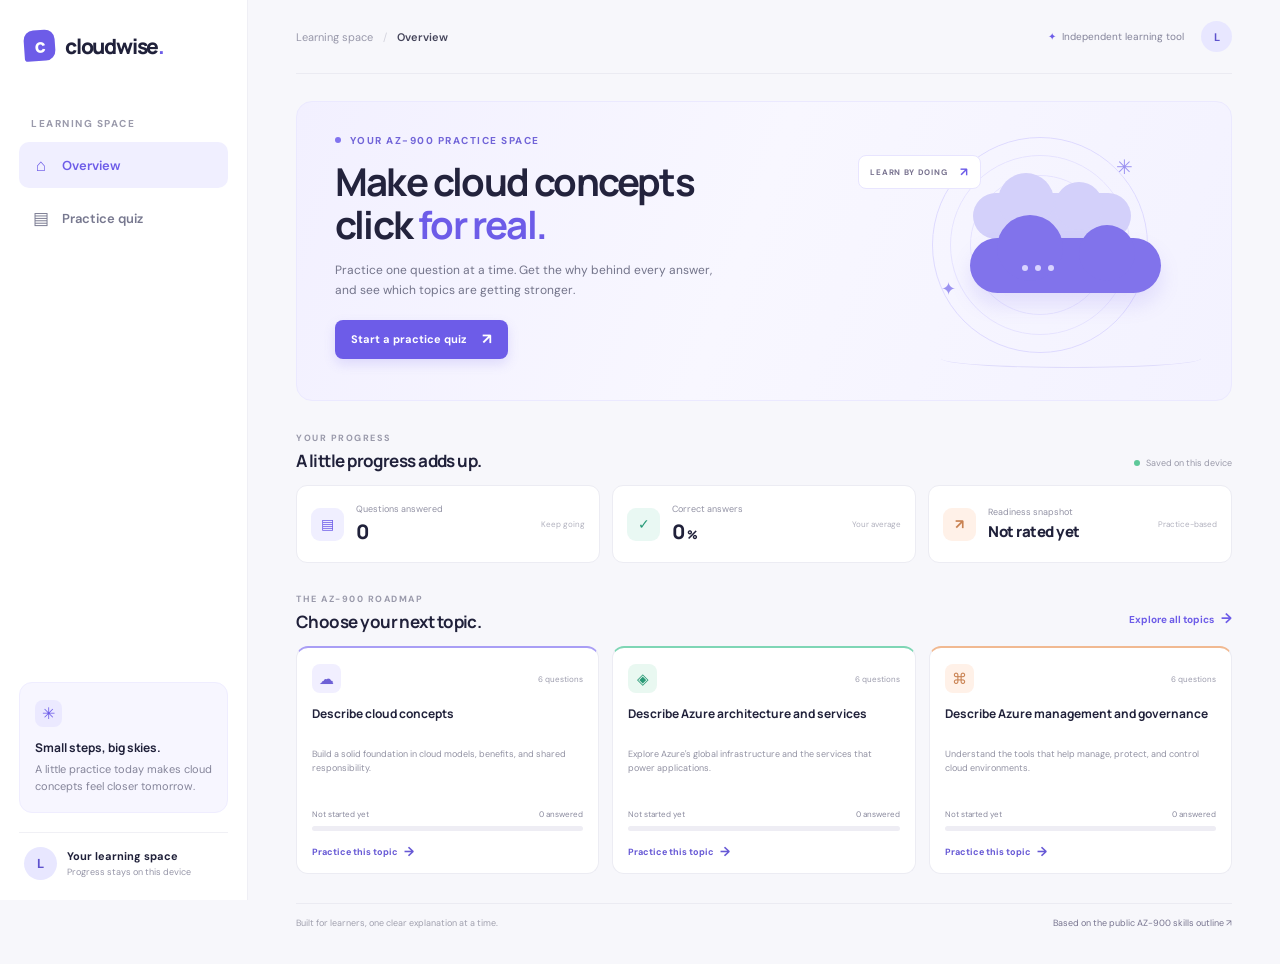
<file: index.html>
<!doctype html>
<html lang="en">
  <head>
    <meta charset="UTF-8" />
    <meta name="viewport" content="width=device-width, initial-scale=1.0" />
    <meta name="theme-color" content="#f6f7fb" />
    <meta
      name="description"
      content="Practice original AZ-900-style questions with instant explanations and topic-by-topic progress."
    />
    <title>Cloudwise — AZ-900 practice, made clearer</title>
    <link rel="preconnect" href="https://fonts.googleapis.com" />
    <link rel="preconnect" href="https://fonts.gstatic.com" crossorigin />
    <link
      href="https://fonts.googleapis.com/css2?family=DM+Sans:wght@400;500;600;700&family=Manrope:wght@400;500;600;700;800&display=swap"
      rel="stylesheet"
    />
    <link rel="stylesheet" href="styles.css" />
    <script src="questions.js" defer></script>
    <script src="app.js" defer></script>
  </head>
  <body>
    <div class="app-shell">
      <aside class="sidebar" aria-label="Main navigation">
        <a class="brand" href="#" aria-label="Cloudwise home">
          <span class="brand-mark" aria-hidden="true">c</span>
          <span>cloudwise<span class="brand-period">.</span></span>
        </a>
        <p class="nav-caption">LEARNING SPACE</p>
        <nav class="primary-nav">
          <button class="nav-item active" data-view="overview" type="button">
            <span class="nav-icon" aria-hidden="true">⌂</span> Overview
          </button>
          <button class="nav-item" data-view="practice" type="button">
            <span class="nav-icon" aria-hidden="true">▤</span> Practice quiz
          </button>
        </nav>
        <div class="sidebar-note">
          <span class="note-spark" aria-hidden="true">✳</span>
          <p class="note-title">Small steps, big skies.</p>
          <p class="note-copy">A little practice today makes cloud concepts feel closer tomorrow.</p>
        </div>
        <div class="sidebar-bottom">
          <span class="avatar" aria-hidden="true">L</span>
          <span><strong>Your learning space</strong><small>Progress stays on this device</small></span>
        </div>
      </aside>

      <main class="main-content">
        <header class="topbar">
          <div class="breadcrumb"><span>Learning space</span><span class="breadcrumb-slash">/</span><strong id="breadcrumb-current">Overview</strong></div>
          <div class="topbar-right">
            <span class="unofficial-label"><span aria-hidden="true">✦</span> Independent learning tool</span>
            <span class="top-avatar" aria-hidden="true">L</span>
          </div>
        </header>

        <section id="overview-view" class="view">
          <section class="welcome-hero">
            <div class="hero-copy">
              <p class="eyebrow"><span class="eyebrow-dot"></span> YOUR AZ-900 PRACTICE SPACE</p>
              <h1>Make cloud concepts<br />click <span class="headline-accent">for real.</span></h1>
              <p class="hero-description">Practice one question at a time. Get the why behind every answer, and see which topics are getting stronger.</p>
              <button class="button button-primary" data-action="start-quiz" type="button">
                Start a practice quiz <span aria-hidden="true">↗</span>
              </button>
            </div>
            <div class="hero-art" aria-hidden="true">
              <div class="sun-orbit"></div>
              <div class="cloud cloud-back"></div>
              <div class="cloud cloud-front"><span class="cloud-dot"></span></div>
              <div class="hero-spark spark-one">✳</div>
              <div class="hero-spark spark-two">✦</div>
              <div class="hero-pill">LEARN BY DOING <span>↗</span></div>
              <div class="hero-floor"></div>
            </div>
          </section>

          <section class="section-heading stats-heading">
            <div><p class="eyebrow muted-eyebrow">YOUR PROGRESS</p><h2>A little progress adds up.</h2></div>
            <span id="progress-saved" class="saved-indicator"><span></span> Saved on this device</span>
          </section>
          <section class="stats-grid" aria-label="Learning progress">
            <article class="stat-card">
              <div class="stat-icon violet-icon" aria-hidden="true">▤</div>
              <div><p class="stat-label">Questions answered</p><p class="stat-value" id="stat-answered">0</p></div>
              <span class="stat-aside">Keep going</span>
            </article>
            <article class="stat-card">
              <div class="stat-icon mint-icon" aria-hidden="true">✓</div>
              <div><p class="stat-label">Correct answers</p><p class="stat-value" id="stat-correct">0<span class="stat-unit">%</span></p></div>
              <span class="stat-aside">Your average</span>
            </article>
            <article class="stat-card readiness-card">
              <div class="stat-icon peach-icon" aria-hidden="true">↗</div>
              <div><p class="stat-label">Readiness snapshot</p><p class="stat-value readiness-value" id="stat-readiness">Not rated yet</p></div>
              <span class="stat-aside">Practice-based</span>
            </article>
          </section>

          <section class="topics-section">
            <div class="section-heading">
              <div><p class="eyebrow muted-eyebrow">THE AZ-900 ROADMAP</p><h2>Choose your next topic.</h2></div>
              <button class="text-button" data-action="all-topics" type="button">Explore all topics <span aria-hidden="true">→</span></button>
            </div>
            <div id="topic-grid" class="topic-grid"></div>
          </section>
          <footer class="site-footer">
            <span>Built for learners, one clear explanation at a time.</span>
            <a href="https://learn.microsoft.com/en-us/credentials/certifications/azure-fundamentals/" target="_blank" rel="noreferrer">Based on the public AZ-900 skills outline ↗</a>
          </footer>
        </section>

        <section id="practice-view" class="view hidden">
          <div class="practice-intro">
            <p class="eyebrow"><span class="eyebrow-dot"></span> YOUR PRACTICE SPACE</p>
            <h1>Every answer is a<br /><span class="headline-accent">chance to learn.</span></h1>
            <p>Choose a topic, think it through, and get a clear explanation right away.</p>
          </div>
          <section id="quiz-setup" class="quiz-setup panel">
            <div class="setup-heading">
              <div><p class="eyebrow muted-eyebrow">MAKE IT YOURS</p><h2>Set up a practice round</h2></div>
              <span class="setup-deco" aria-hidden="true">✳</span>
            </div>
            <div class="setup-fields">
              <label class="field-group">Choose a topic
                <select id="topic-select">
                  <option value="all">All AZ-900 topics</option>
                </select>
              </label>
              <label class="field-group">Questions in this round
                <select id="question-count">
                  <option value="5">5 questions · Quick check</option>
                  <option value="10">10 questions · Deep dive</option>
                  <option value="18">All available · Full practice</option>
                </select>
              </label>
            </div>
            <div class="setup-footer">
              <p><span class="setup-check">✓</span> Original questions · Explanations after every answer</p>
              <button class="button button-primary" data-action="begin-round" type="button">Begin practice <span aria-hidden="true">↗</span></button>
            </div>
          </section>

          <section id="quiz-panel" class="quiz-panel panel hidden" aria-live="polite">
            <div class="quiz-topline">
              <span id="quiz-topic-label" class="topic-chip">Cloud concepts</span>
              <button class="exit-quiz" data-action="exit-quiz" type="button">End practice <span aria-hidden="true">×</span></button>
            </div>
            <div class="quiz-progress-row"><span id="quiz-progress-label">Question 1 of 5</span><span id="quiz-progress-percent">20%</span></div>
            <div class="progress-track"><span id="quiz-progress-bar"></span></div>
            <p id="question-prompt" class="question-prompt"></p>
            <div id="answer-options" class="answer-options"></div>
            <div id="answer-feedback" class="answer-feedback hidden" role="status"></div>
            <div class="quiz-actions"><span id="answer-hint">Choose the best answer to see why.</span><button id="next-question" class="button button-primary hidden" data-action="next-question" type="button">Next question <span aria-hidden="true">→</span></button></div>
          </section>

          <section id="quiz-results" class="results-panel panel hidden" aria-live="polite">
            <div class="results-confetti" aria-hidden="true">✳</div>
            <p class="eyebrow muted-eyebrow">ROUND COMPLETE</p>
            <h2 id="results-title">Nice work. You showed up.</h2>
            <p id="results-summary" class="results-summary"></p>
            <div class="results-score"><strong id="results-score">0%</strong><span>round score</span></div>
            <div id="results-topic-summary" class="results-topic-summary"></div>
            <div class="results-actions">
              <button class="button button-primary" data-action="retry-round" type="button">Try another round <span aria-hidden="true">↗</span></button>
              <button class="button button-secondary" data-action="show-overview" type="button">Back to overview</button>
            </div>
          </section>
          <footer class="site-footer practice-footer">
            <span>Practice for understanding, not just a score.</span>
            <a href="https://learn.microsoft.com/en-us/credentials/certifications/azure-fundamentals/" target="_blank" rel="noreferrer">Public skills outline ↗</a>
          </footer>
        </section>
      </main>
    </div>
  </body>
</html>
</file>
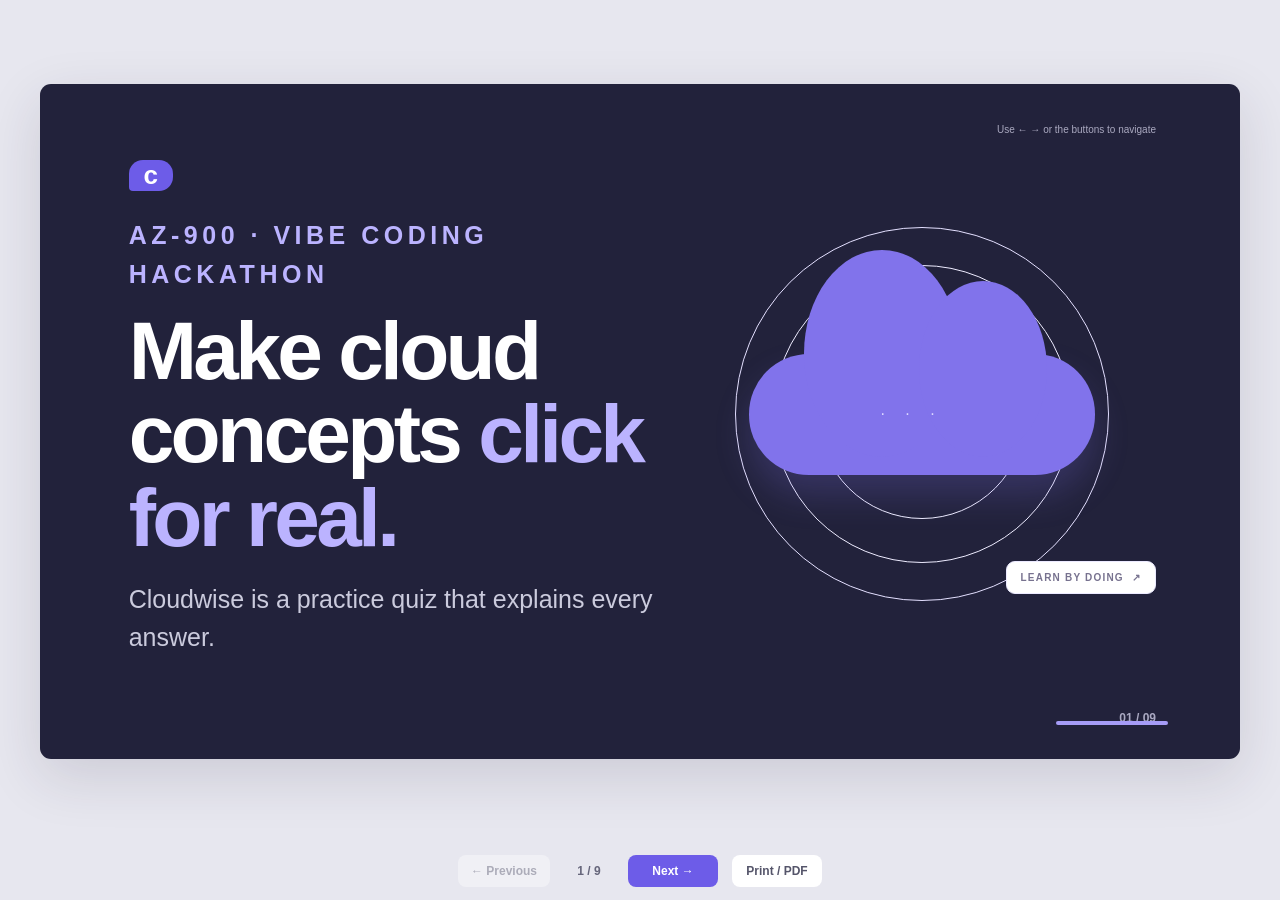
<file: pitch-deck.html>
<!doctype html>
<html lang="en">
  <head>
    <meta charset="utf-8" />
    <meta name="viewport" content="width=device-width, initial-scale=1" />
    <meta name="description" content="Cloudwise hackathon pitch: an AZ-900 quiz where every answer teaches." />
    <meta name="theme-color" content="#20213a" />
    <title>Cloudwise — Hackathon pitch</title>
    <style>
      :root { --ink:#24243e; --purple:#6d5ce8; --soft:#f1efff; --muted:#85859a; --green:#39a982; --paper:#fff; --night:#22223b; font-family:"Segoe UI",Arial,sans-serif; color:var(--ink); }
      * { box-sizing:border-box; }
      body { margin:0; background:#e7e7ef; }
      .deck { min-height:100vh; display:grid; grid-template-rows:1fr 58px; }
      .slides { display:grid; place-items:center; padding:24px; }
      .slide { position:relative; display:none; width:min(100%,1200px); aspect-ratio:16/9; overflow:hidden; padding:6.2% 7.2%; border-radius:11px; background:var(--paper); box-shadow:0 18px 55px #29233d24; }
      .slide.active { display:flex; flex-direction:column; }
      .slide::after { position:absolute; right:6%; bottom:5%; width:112px; height:4px; border-radius:5px; background:var(--purple); content:""; }
      .slide.dark { color:white; background:var(--night); }
      .slide.dark::after { background:#a69cf7; }
      .eyebrow { margin:0 0 15px; color:var(--purple); font-size:clamp(9px,1vw,13px); font-weight:700; letter-spacing:.18em; text-transform:uppercase; }
      .dark .eyebrow { color:#bbb3ff; }
      h1,h2,h3,p { margin-top:0; }
      h1,h2 { font-weight:750; letter-spacing:-.045em; }
      h1 { max-width:770px; margin-bottom:20px; font-size:clamp(36px,6.8vw,82px); line-height:1.02; }
      h2 { max-width:850px; margin-bottom:28px; font-size:clamp(28px,4vw,52px); line-height:1.1; }
      h3 { margin-bottom:9px; font-size:clamp(14px,1.7vw,21px); }
      p { color:#717188; font-size:clamp(12px,1.6vw,19px); line-height:1.55; }
      .dark p { color:#cbcbdd; }
      .accent { color:var(--purple); }
      .dark .accent { color:#bbb3ff; }
      .slide-number { position:absolute; right:7%; bottom:5%; color:#9999aa; font-size:12px; font-weight:700; }
      .dark .slide-number { color:#aaa9c2; }
      .cover { justify-content:center; padding-right:40%; }
      .cover-mark { display:grid; width:44px; height:44px; place-items:center; margin-bottom:25px; border-radius:14px 14px 14px 4px; color:#fff; background:var(--purple); font-size:26px; font-weight:800; }
      .cover p { max-width:540px; font-size:clamp(16px,2.2vw,25px); }
      .cover-art { position:absolute; top:13%; right:7%; width:39%; height:72%; display:grid; place-items:center; }
      .ring { position:absolute; width:80%; aspect-ratio:1; border:1px solid #e4e0ff; border-radius:50%; }
      .ring::before,.ring::after { position:absolute; inset:10%; border:1px solid #eeecff; border-radius:50%; content:""; }
      .ring::after { inset:22%; }
      .big-cloud { position:relative; z-index:1; width:74%; height:25%; border-radius:60px; background:#8173eb; box-shadow:0 20px 35px #8173eb37; }
      .big-cloud::before,.big-cloud::after { position:absolute; bottom:15%; border-radius:50%; background:#8173eb; content:""; }
      .big-cloud::before { left:16%; width:45%; height:170%; }.big-cloud::after { right:14%; width:37%; height:145%; }
      .cloud-stars { position:absolute; z-index:2; top:42%; left:38%; color:#dcd8ff; letter-spacing:8px; }
      .pill { position:absolute; right:0; bottom:13%; padding:10px 14px; border:1px solid #eceaff; border-radius:9px; background:white; color:#77728f; font-size:10px; font-weight:700; letter-spacing:.12em; }
      .two-col { display:grid; grid-template-columns:1fr 1fr; align-items:center; gap:5%; height:100%; }
      .quote { padding:28px; border-left:4px solid var(--purple); border-radius:0 12px 12px 0; background:#f7f6ff; font-size:clamp(17px,2.2vw,26px); font-weight:650; line-height:1.45; }
      .pain-points { display:grid; gap:13px; margin-top:13px; }
      .point { display:flex; gap:12px; align-items:flex-start; color:#50506a; font-size:clamp(12px,1.55vw,18px); line-height:1.5; }
      .point-mark { flex:0 0 23px; width:23px; height:23px; display:grid; place-items:center; border-radius:8px; color:var(--purple); background:var(--soft); font-size:13px; font-weight:800; }
      .cards { display:grid; grid-template-columns:repeat(3,1fr); gap:15px; margin-top:4px; }
      .card { min-height:190px; padding:20px; border:1px solid #ededf4; border-radius:14px; background:#fff; }
      .card:nth-child(1){border-top:3px solid #aaa0f5}.card:nth-child(2){border-top:3px solid #7fd4b4}.card:nth-child(3){border-top:3px solid #efb38e}
      .card-icon { width:36px; height:36px; display:grid; place-items:center; margin-bottom:18px; border-radius:10px; color:var(--purple); background:var(--soft); font-size:18px; }
      .card:nth-child(2) .card-icon { color:#319d78; background:#eaf8f2; }.card:nth-child(3) .card-icon { color:#c98252; background:#fff2e9; }
      .card p { margin:0; font-size:clamp(11px,1.3vw,15px); }
      .demo-window { width:100%; border:1px solid #e9e8f1; border-radius:14px; padding:clamp(15px,2.5vw,28px); background:white; box-shadow:0 10px 30px #2824400b; }
      .demo-top { display:flex; justify-content:space-between; align-items:center; margin-bottom:23px; color:#87879a; font-size:12px; }
      .demo-progress { height:6px; margin:9px 0 22px; border-radius:8px; background:#efedf5; }
      .demo-progress span { display:block; width:42%; height:100%; border-radius:8px; background:var(--purple); }
      .demo-question { margin-bottom:14px; font-size:clamp(13px,1.7vw,20px); font-weight:700; line-height:1.4; }
      .demo-answer { margin-top:8px; padding:11px; border:1px solid #e9e8ef; border-radius:8px; color:#6a6a7e; font-size:clamp(10px,1.2vw,14px); }
      .demo-answer.selected { border-color:#86d4b6; color:#277b5c; background:#eff9f5; }
      .demo-feedback { margin-top:14px; padding:12px; border-radius:8px; color:#286d55; background:#eff9f5; font-size:clamp(10px,1.15vw,13px); line-height:1.5; }
      .flow { display:grid; grid-template-columns:repeat(4,1fr); gap:12px; margin-top:15px; }
      .flow-step { position:relative; padding:17px 14px; border-radius:12px; background:#f6f5ff; }
      .flow-step b { display:block; margin-bottom:7px; color:var(--purple); font-size:11px; letter-spacing:.1em; }
      .flow-step span { font-size:clamp(12px,1.4vw,17px); font-weight:650; line-height:1.4; }
      .flow-step:not(:last-child)::after { position:absolute; top:50%; right:-10px; z-index:1; color:#978beb; content:"→"; font-size:15px; }
      .impact-grid { display:grid; grid-template-columns:repeat(2,1fr); gap:12px; }
      .impact { display:flex; gap:14px; align-items:flex-start; padding:16px; border:1px solid #ededf4; border-radius:12px; }
      .impact strong { display:block; margin-bottom:5px; font-size:clamp(12px,1.5vw,18px); }
      .impact p { margin:0; font-size:clamp(10px,1.2vw,14px); }
      .big-idea { max-width:880px; margin:0; font-size:clamp(26px,4.5vw,53px); font-weight:700; letter-spacing:-.04em; line-height:1.15; }
      .build-list { display:grid; gap:12px; margin:18px 0 0; padding:0; list-style:none; }
      .build-list li { display:flex; gap:12px; align-items:center; color:#ededfa; font-size:clamp(12px,1.5vw,17px); }
      .build-list span { width:22px; height:22px; display:grid; flex:0 0 auto; place-items:center; border-radius:50%; color:#22223b; background:#b9b1ff; font-size:11px; font-weight:800; }
      .closing { justify-content:center; }
      .closing h2 { max-width:730px; margin-bottom:16px; font-size:clamp(36px,6vw,72px); }
      .closing .notice { display:inline-flex; align-items:center; gap:8px; margin-top:23px; border:1px solid #ffffff32; border-radius:30px; padding:9px 13px; color:#deddf0; font-size:11px; }
      .toolbar { display:flex; justify-content:center; align-items:center; gap:14px; color:#66667b; }
      .toolbar button { min-width:90px; border:0; border-radius:8px; padding:9px 13px; color:#fff; background:var(--purple); font-size:12px; font-weight:700; }
      .toolbar button:disabled { opacity:.4; cursor:not-allowed; }
      .toolbar .secondary { color:#55556a; background:#fff; }
      #counter { min-width:50px; text-align:center; font-size:12px; font-weight:700; }
      button:focus-visible { outline:3px solid #a9a0ff; outline-offset:3px; }
      .instructions { position:absolute; right:7%; top:6%; color:#aaa9c0; font-size:10px; }
      @media(max-width:700px) {
        .slides { padding:10px; }.slide { padding:7%; }.cover { padding-right:35%; }.cover-art { right:3%; width:35%; }
        .two-col { gap:3%; }.card { min-height:140px; padding:13px; }.card-icon { margin-bottom:10px; }
        .flow { gap:7px; }.flow-step { padding:11px 8px; }.flow-step:not(:last-child)::after { right:-8px; }
        .quote { padding:14px; }.impact { padding:10px; gap:8px; }
      }
      @media print {
        @page { size:landscape; margin:0; }
        body,.deck { min-height:auto; background:white; }.deck { display:block; }
        .slides { display:block; padding:0; }.slide,.slide.active { display:flex !important; width:100vw; height:100vh; aspect-ratio:auto; border-radius:0; box-shadow:none; break-after:page; page-break-after:always; }
        .toolbar,.instructions { display:none !important; }
      }
      @media(prefers-reduced-motion:reduce) { * { scroll-behavior:auto !important; transition-duration:.01ms !important; } }
    </style>
  </head>
  <body>
    <main class="deck" aria-label="Cloudwise pitch presentation">
      <div class="slides">
        <section class="slide active dark cover" aria-label="Slide 1 of 9: Cloudwise">
          <span class="instructions">Use ← → or the buttons to navigate</span>
          <span class="cover-mark" aria-hidden="true">c</span>
          <p class="eyebrow">AZ-900 · VIBE CODING HACKATHON</p>
          <h1>Make cloud concepts <span class="accent">click for real.</span></h1>
          <p>Cloudwise is a practice quiz that explains every answer.</p>
          <div class="cover-art" aria-hidden="true"><div class="ring"></div><div class="big-cloud"><span class="cloud-stars">· · ·</span></div><span class="pill">LEARN BY DOING&nbsp; ↗</span></div>
          <span class="slide-number">01 / 09</span>
        </section>
        <section class="slide" aria-label="Slide 2 of 9: The learner problem">
          <p class="eyebrow">THE LEARNER PROBLEM</p>
          <h2>Getting an answer right is only <span class="accent">half the learning.</span></h2>
          <div class="two-col">
            <p class="quote">Practice can show a score—but not always what the learner should understand next.</p>
            <div class="pain-points">
              <div class="point"><span class="point-mark">?</span><span>A wrong answer can leave the reason unclear.</span></div>
              <div class="point"><span class="point-mark">↗</span><span>A score alone may not point to a useful next topic.</span></div>
              <div class="point"><span class="point-mark">✳</span><span>Cloud ideas feel abstract without a clear, relatable example.</span></div>
            </div>
          </div>
          <span class="slide-number">02 / 09</span>
        </section>
        <section class="slide" aria-label="Slide 3 of 9: Who it's for">
          <p class="eyebrow">WHO IT'S FOR</p>
          <h2>Built for the learner taking their <span class="accent">first cloud steps.</span></h2>
          <div class="cards">
            <article class="card"><span class="card-icon">◎</span><h3>AZ-900 starters</h3><p>People learning cloud fundamentals and preparing for Azure Fundamentals.</p></article>
            <article class="card"><span class="card-icon">◷</span><h3>Busy learners</h3><p>Anyone who wants a quick, low-pressure practice round in a few minutes.</p></article>
            <article class="card"><span class="card-icon">↗</span><h3>Curious builders</h3><p>People who learn best when concepts are explained in plain language.</p></article>
          </div>
          <span class="slide-number">03 / 09</span>
        </section>
        <section class="slide" aria-label="Slide 4 of 9: The solution">
          <p class="eyebrow">THE SOLUTION</p>
          <h2>Choose a topic. Answer. <span class="accent">Understand why.</span></h2>
          <div class="cards">
            <article class="card"><span class="card-icon">☁</span><h3>Three skill areas</h3><p>Practice cloud concepts, Azure architecture and services, or management and governance.</p></article>
            <article class="card"><span class="card-icon">✓</span><h3>Instant explanations</h3><p>Learn why an option fits—or why another choice misses the concept.</p></article>
            <article class="card"><span class="card-icon">▤</span><h3>Visible progress</h3><p>See practice accuracy by topic. Progress stays in your browser.</p></article>
          </div>
          <span class="slide-number">04 / 09</span>
        </section>
        <section class="slide" aria-label="Slide 5 of 9: Product demo">
          <p class="eyebrow">PRODUCT DEMO</p>
          <h2>A clearer feedback loop, <span class="accent">one question at a time.</span></h2>
          <div class="two-col">
            <div>
              <div class="demo-window">
                <div class="demo-top"><span>Cloud concepts</span><span>Question 2 of 5</span></div>
                <div class="demo-progress"><span></span></div>
                <div class="demo-question">Which cloud characteristic adjusts capacity as demand changes?</div>
                <div class="demo-answer">A &nbsp; Availability</div>
                <div class="demo-answer selected">B &nbsp; Elasticity &nbsp; ✓</div>
                <div class="demo-feedback"><strong>That's right — nice work!</strong><br />Elasticity lets resources scale up or down as demand changes.</div>
              </div>
            </div>
            <div class="flow">
              <div class="flow-step"><b>01</b><span>Choose a skill area</span></div>
              <div class="flow-step"><b>02</b><span>Answer a question</span></div>
              <div class="flow-step"><b>03</b><span>Read the explanation</span></div>
              <div class="flow-step"><b>04</b><span>Review topic progress</span></div>
            </div>
          </div>
          <span class="slide-number">05 / 09</span>
        </section>
        <section class="slide" aria-label="Slide 6 of 9: Learning value">
          <p class="eyebrow">LEARNING VALUE</p>
          <h2>Turn each attempt into a <span class="accent">useful next step.</span></h2>
          <div class="impact-grid">
            <article class="impact"><span class="point-mark">01</span><div><strong>Feedback while it’s fresh</strong><p>Every answer is followed by the key idea, not only a final score.</p></div></article>
            <article class="impact"><span class="point-mark">02</span><div><strong>Topic-by-topic practice</strong><p>Learners can focus on one area instead of guessing where to start.</p></div></article>
            <article class="impact"><span class="point-mark">03</span><div><strong>Relatable original examples</strong><p>Everyday scenarios help connect cloud terminology to real decisions.</p></div></article>
            <article class="impact"><span class="point-mark">04</span><div><strong>No account required</strong><p>Quick to try; answers and progress stay on the learner's device.</p></div></article>
          </div>
          <span class="slide-number">06 / 09</span>
        </section>
        <section class="slide dark" aria-label="Slide 7 of 9: How it was built">
          <p class="eyebrow">HOW IT WAS BUILT</p>
          <h2 class="big-idea">Small, quick to open, <span class="accent">designed to teach.</span></h2>
          <ul class="build-list">
            <li><span>✓</span>Plain HTML, CSS, and JavaScript—no setup or server needed.</li>
            <li><span>✓</span>18 original questions mapped across the public skills outline.</li>
            <li><span>✓</span>Local browser storage keeps progress on the learner's device.</li>
            <li><span>✓</span>Responsive layout, keyboard controls, and reduced-motion support.</li>
          </ul>
          <span class="slide-number">07 / 09</span>
        </section>
        <section class="slide" aria-label="Slide 8 of 9: Impact and next steps">
          <p class="eyebrow">IMPACT & WHAT'S NEXT</p>
          <h2>Grow the explain-first loop to <span class="accent">more learning journeys.</span></h2>
          <div class="two-col">
            <p class="quote">Start with helpful feedback. Grow with learners and reviewed content.</p>
            <div class="pain-points">
              <div class="point"><span class="point-mark">01</span><span>Expand the question bank with subject-matter review.</span></div>
              <div class="point"><span class="point-mark">02</span><span>Add optional spaced review for concepts a learner misses.</span></div>
              <div class="point"><span class="point-mark">03</span><span>Adapt the same approach to other entry-level certifications.</span></div>
              <div class="point"><span class="point-mark">04</span><span>Keep learner privacy and consent at the center of any growth.</span></div>
            </div>
          </div>
          <span class="slide-number">08 / 09</span>
        </section>
        <section class="slide dark closing" aria-label="Slide 9 of 9: Thank you">
          <p class="eyebrow">CLOUDWISE</p>
          <h2>Practice that <span class="accent">explains.</span></h2>
          <p>Try a round. Learn from every answer.</p>
          <div class="notice"><span aria-hidden="true">✦</span> Independent, unofficial AZ-900 learning tool · Not affiliated with Microsoft</div>
          <span class="slide-number">09 / 09</span>
        </section>
      </div>
      <nav class="toolbar" aria-label="Presentation controls">
        <button class="secondary" id="previous" type="button" aria-label="Previous slide">← Previous</button>
        <span id="counter" aria-live="polite">1 / 9</span>
        <button id="next" type="button" aria-label="Next slide">Next →</button>
        <button class="secondary" id="print" type="button" aria-label="Print or save as PDF">Print / PDF</button>
      </nav>
    </main>
    <script>
      const slides = [...document.querySelectorAll(".slide")];
      const counter = document.querySelector("#counter");
      let current = 0;
      function showSlide(index) {
        current = Math.max(0, Math.min(index, slides.length - 1));
        slides.forEach((slide, slideIndex) => {
          slide.classList.toggle("active", slideIndex === current);
          slide.setAttribute("aria-hidden", String(slideIndex !== current));
        });
        counter.textContent = `${current + 1} / ${slides.length}`;
        document.querySelector("#previous").disabled = current === 0;
        document.querySelector("#next").disabled = current === slides.length - 1;
      }
      document.querySelector("#previous").addEventListener("click", () => showSlide(current - 1));
      document.querySelector("#next").addEventListener("click", () => showSlide(current + 1));
      document.querySelector("#print").addEventListener("click", () => window.print());
      document.addEventListener("keydown", (event) => {
        if (event.key === "ArrowRight" || event.key === "PageDown") showSlide(current + 1);
        if (event.key === "ArrowLeft" || event.key === "PageUp") showSlide(current - 1);
        if (event.key === "Home") showSlide(0);
        if (event.key === "End") showSlide(slides.length - 1);
      });
      showSlide(0);
    </script>
  </body>
</html>
</file>
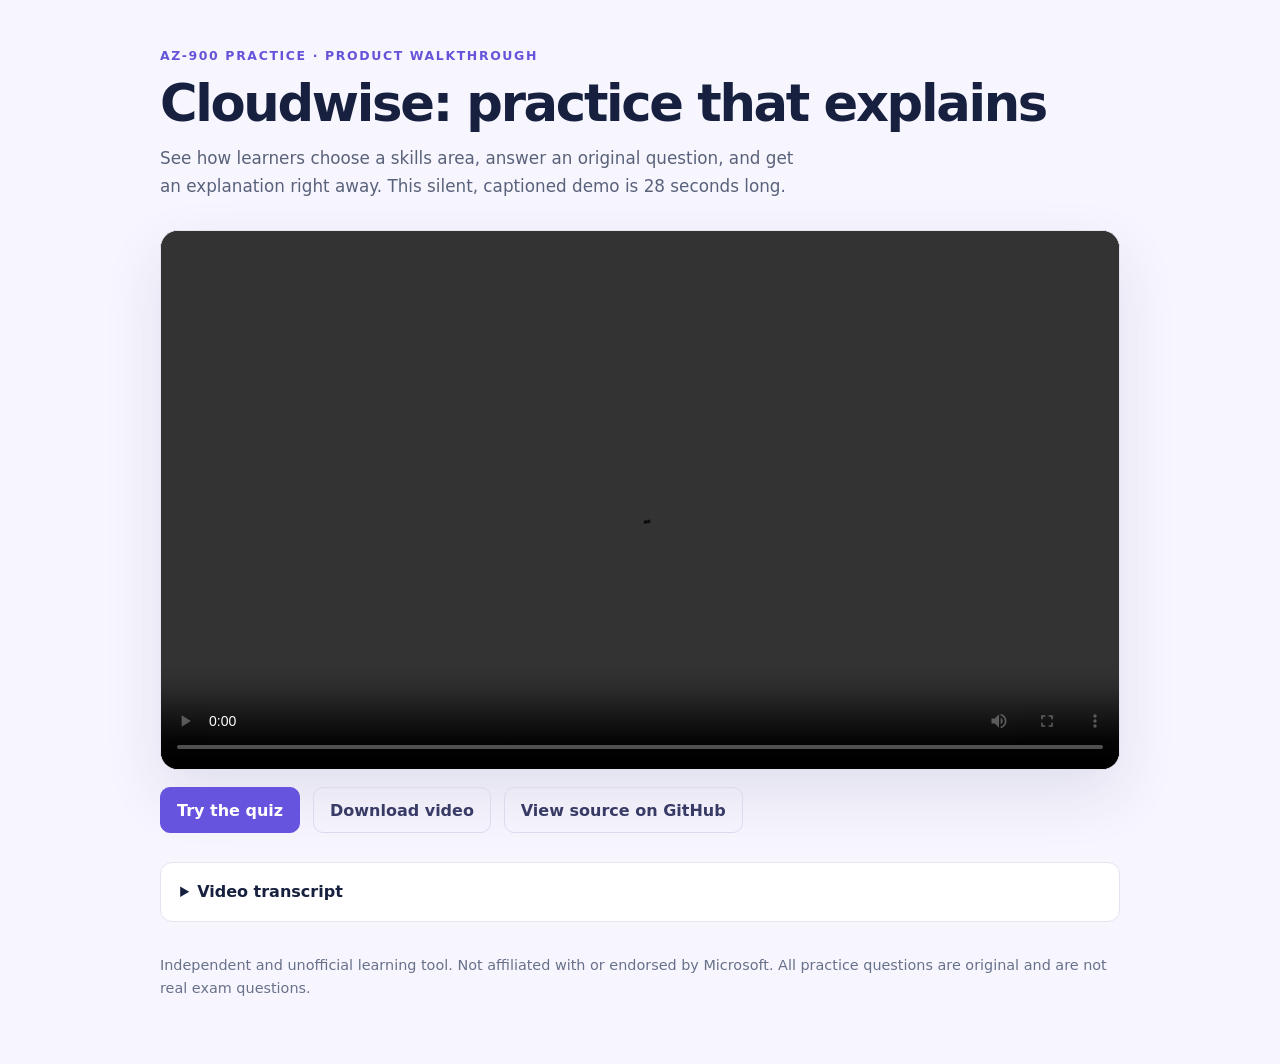
<file: video-demo.html>
<!doctype html>
<html lang="en">
<head>
  <meta charset="utf-8">
  <meta name="viewport" content="width=device-width, initial-scale=1">
  <meta name="description" content="A short video demo of Cloudwise, an independent AZ-900 practice quiz with instant explanations.">
  <title>Cloudwise — Video demo</title>
  <style>
    :root {
      color-scheme: light;
      font-family: "Segoe UI", Inter, system-ui, sans-serif;
      color: #17213f;
      background: #f7f6ff;
      font-synthesis: none;
    }

    * { box-sizing: border-box; }

    body { margin: 0; }

    main {
      width: min(100% - 2rem, 960px);
      margin: 0 auto;
      padding: 3rem 0 4rem;
    }

    .eyebrow {
      margin: 0 0 .6rem;
      color: #6554d9;
      font-size: .78rem;
      font-weight: 750;
      letter-spacing: .13em;
      text-transform: uppercase;
    }

    h1 {
      margin: 0;
      font-size: clamp(2rem, 5vw, 3.2rem);
      letter-spacing: -.045em;
    }

    .intro {
      max-width: 650px;
      margin: .8rem 0 1.8rem;
      color: #59627a;
      font-size: 1.05rem;
      line-height: 1.65;
    }

    video {
      display: block;
      width: 100%;
      aspect-ratio: 16 / 9;
      border: 1px solid #e3e5f0;
      border-radius: 18px;
      background: #15182a;
      box-shadow: 0 24px 60px #2028501c;
    }

    .actions {
      display: flex;
      flex-wrap: wrap;
      gap: .8rem;
      margin-top: 1.1rem;
    }

    .actions a {
      display: inline-flex;
      min-height: 46px;
      align-items: center;
      justify-content: center;
      padding: .7rem 1rem;
      border: 1px solid #d9dced;
      border-radius: 10px;
      color: #373b65;
      font-weight: 700;
      text-decoration: none;
    }

    .actions a:first-child {
      border-color: #6653de;
      background: #6653de;
      color: white;
    }

    a:focus-visible {
      outline: 3px solid #13b8b3;
      outline-offset: 3px;
    }

    details {
      margin-top: 1.8rem;
      padding: 1rem 1.2rem;
      border: 1px solid #e3e5f0;
      border-radius: 12px;
      background: white;
      color: #4e5870;
      line-height: 1.65;
    }

    summary {
      color: #17213f;
      cursor: pointer;
      font-weight: 750;
    }

    footer {
      margin-top: 2rem;
      color: #68718a;
      font-size: .9rem;
      line-height: 1.6;
    }
  </style>
</head>
<body>
  <main>
    <p class="eyebrow">AZ-900 practice · Product walkthrough</p>
    <h1>Cloudwise: practice that explains</h1>
    <p class="intro">See how learners choose a skills area, answer an original question, and get an explanation right away. This silent, captioned demo is 28 seconds long.</p>

    <video id="demo-video" controls playsinline preload="metadata" aria-label="Captioned Cloudwise product demo">
      <source src="./assets/cloudwise-demo.mp4" type="video/mp4">
      Sorry, your browser does not support embedded MP4 video.
    </video>

    <nav class="actions" aria-label="Project links">
      <a href="./index.html">Try the quiz</a>
      <a href="./assets/cloudwise-demo.mp4" download>Download video</a>
      <a href="https://github.com/JKibe-ops/Smart-Quiz-Builder">View source on GitHub</a>
    </nav>

    <details>
      <summary>Video transcript</summary>
      <p>Cloudwise is an independent, unofficial AZ-900 practice quiz. Choose a topic from the public skills outline. Answer an original question about a Nairobi startup paying only for cloud resources it uses. See the correct answer and a clear explanation of consumption-based pricing and the shift from capital expenditure to operating expenditure. Review practice progress by topic. Cloudwise helps turn practice into understanding.</p>
    </details>

    <footer>Independent and unofficial learning tool. Not affiliated with or endorsed by Microsoft. All practice questions are original and are not real exam questions.</footer>
  </main>
    <script>
      const demoVideo = document.querySelector("#demo-video");
      demoVideo.addEventListener("loadedmetadata", () => {
        if (demoVideo.duration > 0 && demoVideo.duration < 10) {
          demoVideo.playbackRate = demoVideo.duration / 28;
        }
      });
    </script>
</body>
</html>
</file>
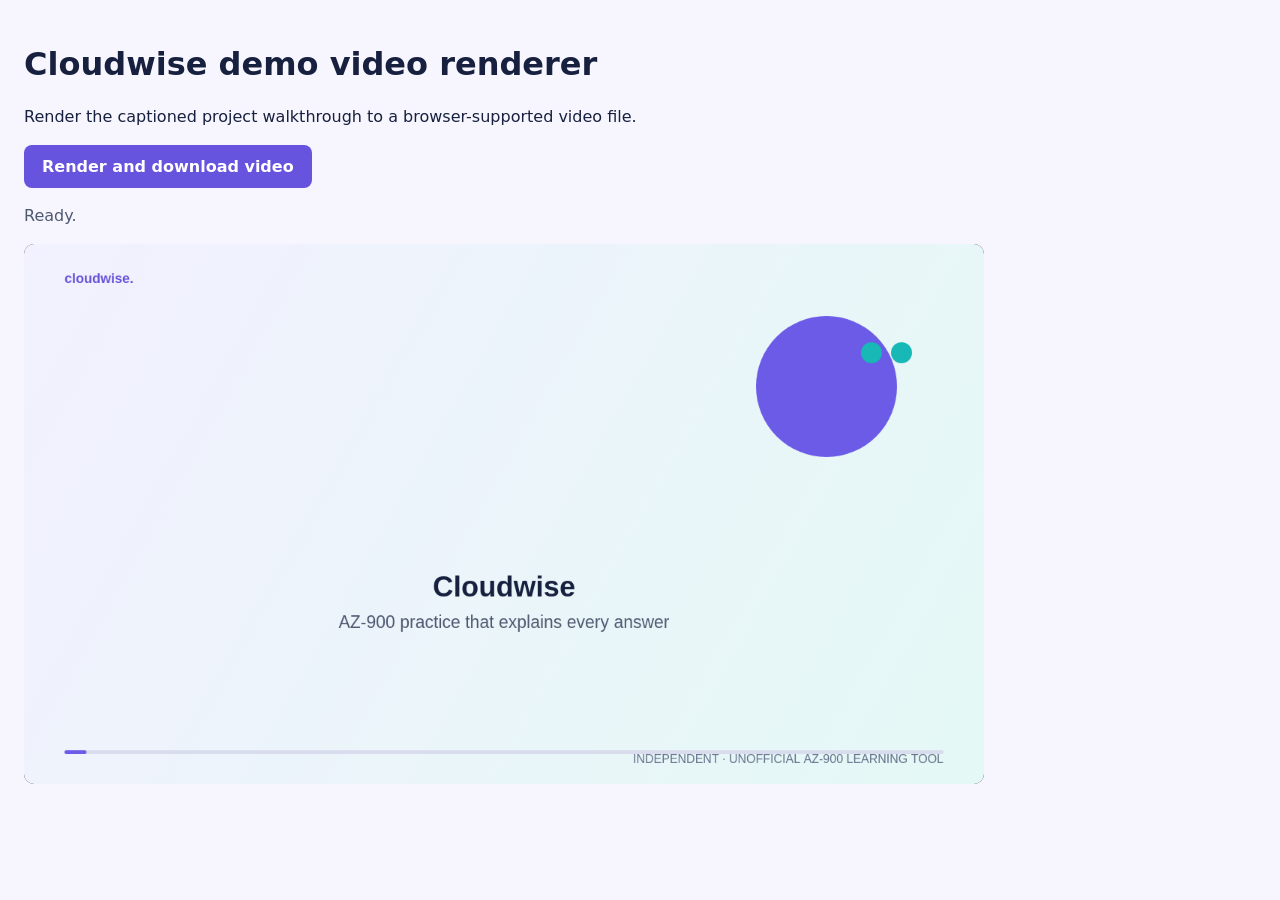
<file: tools/render-video.html>
<!doctype html>
<html lang="en">
<meta charset="utf-8">
<title>Render Cloudwise demo video</title>
<style>
  body { margin: 0; padding: 24px; color: #17213f; background: #f7f6ff; font: 16px system-ui, sans-serif; }
  button { padding: 12px 18px; border: 0; border-radius: 8px; color: white; background: #6653de; font: inherit; font-weight: 700; cursor: pointer; }
  button:disabled { opacity: .6; cursor: wait; }
  p { max-width: 700px; line-height: 1.5; }
  canvas { display: block; width: min(100%, 960px); margin-top: 16px; border-radius: 10px; background: #15182a; }
  #status { color: #4e5870; }
</style>
<h1>Cloudwise demo video renderer</h1>
<p>Render the captioned project walkthrough to a browser-supported video file.</p>
<button id="render">Render and download video</button>
<p id="status" role="status">Ready.</p>
<canvas width="1280" height="720" aria-label="Demo video preview"></canvas>
<script>
const canvas = document.querySelector("canvas");
const ctx = canvas.getContext("2d");
const status = document.querySelector("#status");
const button = document.querySelector("#render");
const scenes = [
  { duration: 4, title: "Cloudwise", subtitle: "AZ-900 practice that explains every answer", kind: "intro" },
  { duration: 7, title: "Choose a skills area", subtitle: "Three AZ-900 topics. Progress saved on your device.", image: "../assets/cloudwise-dashboard.png" },
  { duration: 12, title: "Answer. Understand why.", subtitle: "An original Nairobi startup question teaches consumption-based pricing.", image: "../assets/cloudwise-instant-feedback.png" },
  { duration: 5, title: "Practice for understanding", subtitle: "Independent and unofficial · Try the quiz at github.com/JKibe-ops/Smart-Quiz-Builder", kind: "outro" }
];
const totalSeconds = scenes.reduce((sum, scene) => sum + scene.duration, 0);
const assets = new Map();
let imagesReady;

function loadImages() {
  imagesReady ??= Promise.all(scenes.filter(scene => scene.image).map(scene => new Promise((resolve, reject) => {
    const image = new Image();
    image.onload = () => { assets.set(scene.image, image); resolve(); };
    image.onerror = () => reject(new Error(`Could not load ${scene.image}`));
    image.src = scene.image;
  })));
  return imagesReady;
}

function roundedRect(x, y, width, height, radius) {
  ctx.beginPath();
  ctx.roundRect(x, y, width, height, radius);
}

function drawCover(image, x, y, width, height) {
  const scale = Math.max(width / image.width, height / image.height);
  const cropWidth = width / scale;
  const cropHeight = height / scale;
  const sx = (image.width - cropWidth) / 2;
  const sy = Math.max(0, Math.min(image.height - cropHeight, image.height * 0.035));
  ctx.drawImage(image, sx, sy, cropWidth, cropHeight, x, y, width, height);
}

function drawScene(scene, localTime, globalTime) {
  const { width, height } = canvas;
  const fade = Math.min(1, localTime / 0.55, (scene.duration - localTime) / 0.55);
  const opacity = Math.max(0, fade);
  ctx.globalAlpha = 1;
  ctx.fillStyle = "#171a2d";
  ctx.fillRect(0, 0, width, height);

  const gradient = ctx.createLinearGradient(0, 0, width, height);
  gradient.addColorStop(0, "#f3f1ff");
  gradient.addColorStop(1, "#e4f9f6");
  ctx.fillStyle = gradient;
  ctx.fillRect(0, 0, width, height);

  ctx.globalAlpha = opacity;
  if (scene.image) {
    const scale = Math.min(1, 0.985 + localTime * 0.002);
    const imageWidth = 1120 * scale;
    const imageHeight = 570 * scale;
    const imageX = (width - imageWidth) / 2;
    const imageY = 56 + (570 - imageHeight) / 2;
    ctx.save();
    ctx.shadowColor = "#29365b26";
    ctx.shadowBlur = 28;
    ctx.shadowOffsetY = 12;
    roundedRect(imageX, imageY, imageWidth, imageHeight, 18);
    ctx.fillStyle = "#fff";
    ctx.fill();
    ctx.restore();
    ctx.save();
    roundedRect(imageX, imageY, imageWidth, imageHeight, 18);
    ctx.clip();
    drawCover(assets.get(scene.image), imageX, imageY, imageWidth, imageHeight);
    ctx.restore();
  } else {
    ctx.fillStyle = "#6b5be7";
    ctx.beginPath();
    ctx.arc(1070, 190, 94, 0, Math.PI * 2);
    ctx.fill();
    ctx.fillStyle = "#17b8b5";
    ctx.beginPath();
    ctx.arc(1130, 145, 14, 0, Math.PI * 2);
    ctx.fill();
    ctx.beginPath();
    ctx.arc(1170, 145, 14, 0, Math.PI * 2);
    ctx.fill();
  }

  const captionY = scene.image ? 650 : 470;
  ctx.fillStyle = "#17213f";
  ctx.font = "700 38px Segoe UI, Arial, sans-serif";
  ctx.textAlign = "center";
  ctx.fillText(scene.title, width / 2, captionY);
  ctx.fillStyle = "#4e5870";
  ctx.font = "23px Segoe UI, Arial, sans-serif";
  wrapText(scene.subtitle, width / 2, captionY + 42, 1100, 31);

  ctx.textAlign = "left";
  ctx.fillStyle = "#6554d9";
  ctx.font = "700 18px Segoe UI, Arial, sans-serif";
  ctx.fillText("cloudwise.", 54, 52);
  ctx.textAlign = "right";
  ctx.fillStyle = "#64708a";
  ctx.font = "16px Segoe UI, Arial, sans-serif";
  ctx.fillText("INDEPENDENT · UNOFFICIAL AZ-900 LEARNING TOOL", width - 54, height - 28);
  ctx.fillStyle = "#d9dced";
  roundedRect(54, height - 45, width - 108, 5, 3);
  ctx.fill();
  ctx.fillStyle = "#6b5be7";
  roundedRect(54, height - 45, (width - 108) * (globalTime / totalSeconds), 5, 3);
  ctx.fill();
  ctx.globalAlpha = 1;
}

function wrapText(text, centerX, baselineY, maxWidth, lineHeight) {
  const words = text.split(/\s+/);
  const lines = [];
  let line = "";
  for (const word of words) {
    const candidate = line ? `${line} ${word}` : word;
    if (ctx.measureText(candidate).width > maxWidth && line) {
      lines.push(line);
      line = word;
    } else {
      line = candidate;
    }
  }
  if (line) lines.push(line);
  lines.forEach((entry, index) => ctx.fillText(entry, centerX, baselineY + index * lineHeight));
}

function drawAt(seconds) {
  let offset = 0;
  for (const scene of scenes) {
    if (seconds < offset + scene.duration) {
      drawScene(scene, seconds - offset, seconds);
      return;
    }
    offset += scene.duration;
  }
  drawScene(scenes[scenes.length - 1], scenes[scenes.length - 1].duration, totalSeconds);
}

button.addEventListener("click", async () => {
  if (!("MediaRecorder" in window) || !canvas.captureStream) {
    status.textContent = "This browser cannot record a video file. Open the project video demo page to view the hosted version.";
    return;
  }
  button.disabled = true;
  try {
    await loadImages();
    drawAt(0);
    const stream = canvas.captureStream(30);
    const preferredType = ["video/mp4;codecs=avc1.42E01E", "video/mp4", "video/webm;codecs=vp8", "video/webm;codecs=vp9", "video/webm"]
      .find(type => MediaRecorder.isTypeSupported(type));
    const recorder = new MediaRecorder(stream, preferredType ? { mimeType: preferredType, videoBitsPerSecond: 1_500_000 } : undefined);
    const chunks = [];
    recorder.addEventListener("dataavailable", event => {
      if (event.data.size) chunks.push(event.data);
    });
    recorder.addEventListener("stop", () => {
      const blob = new Blob(chunks, { type: recorder.mimeType || "video/webm" });
      stream.getTracks().forEach(track => track.stop());
      const url = URL.createObjectURL(blob);
      const link = document.createElement("a");
      link.href = url;
      const extension = recorder.mimeType.startsWith("video/mp4") ? "mp4" : "webm";
      link.download = `cloudwise-demo.${extension}`;
      link.click();
      setTimeout(() => URL.revokeObjectURL(url), 60_000);
      status.textContent = `Finished. Downloaded ${link.download} (${recorder.mimeType}; ${(blob.size / 1_000_000).toFixed(1)} MB).`;
      button.disabled = false;
    }, { once: true });
    recorder.start(250);
    const started = performance.now();
    let frame = 0;
    const render = now => {
      const elapsed = Math.min(totalSeconds, (now - started) / 1000);
      drawAt(elapsed);
      status.textContent = `Rendering… ${Math.floor((elapsed / totalSeconds) * 100)}%`;
      if (elapsed < totalSeconds) {
        frame = requestAnimationFrame(render);
      } else {
        cancelAnimationFrame(frame);
        setTimeout(() => recorder.stop(), 100);
      }
    };
    requestAnimationFrame(render);
  } catch (error) {
    status.textContent = `Video rendering failed: ${error.message}`;
    button.disabled = false;
  }
});

loadImages().then(() => drawAt(0.7)).catch(error => {
  status.textContent = `Could not prepare screenshots: ${error.message}`;
});
</script>
</file>
<file: styles.css>
:root {
  color-scheme: light;
  --ink: #20213a;
  --muted: #85869d;
  --purple: #6d5ce8;
  --purple-dark: #5747d0;
  --line: #ececf3;
  --surface: #ffffff;
  --canvas: #f7f7fb;
  --green: #269a72;
  font-family: "DM Sans", sans-serif;
  font-synthesis: none;
  text-rendering: optimizeLegibility;
}

* { box-sizing: border-box; }
body { margin: 0; color: var(--ink); background: var(--canvas); }
button, select { font: inherit; }
button { cursor: pointer; }
a { color: inherit; }
.app-shell { min-height: 100vh; }
.sidebar { width: 248px; position: fixed; inset: 0 auto 0 0; display: flex; flex-direction: column; padding: 30px 19px 20px; background: #fff; border-right: 1px solid #efeff5; z-index: 5; }
.brand { display: flex; align-items: center; gap: 10px; margin: 0 0 56px 5px; color: var(--ink); text-decoration: none; font: 800 21px Manrope, sans-serif; letter-spacing: -1.2px; }
.brand-mark { width: 31px; height: 31px; display: grid; place-items: center; color: white; background: var(--purple); border-radius: 10px 10px 10px 3px; font: 800 19px Manrope, sans-serif; transform: rotate(-4deg); }
.brand-period { color: var(--purple); }
.nav-caption, .eyebrow { font-size: 10px; font-weight: 700; letter-spacing: 1.5px; }
.nav-caption { padding-left: 12px; margin: 0 0 12px; color: #9a9aab; }
.primary-nav { display: grid; gap: 7px; }
.nav-item { border: 0; display: flex; align-items: center; gap: 12px; width: 100%; padding: 12px 13px; border-radius: 10px; background: transparent; color: #77788f; text-align: left; font-weight: 600; font-size: 13px; transition: .2s ease; }
.nav-item:hover { background: #f7f6ff; color: var(--purple); }
.nav-item.active { color: var(--purple); background: #f0efff; }
.nav-icon { width: 18px; font-size: 17px; text-align: center; }
.sidebar-note { margin-top: auto; padding: 17px 15px 16px; background: #f7f6ff; border: 1px solid #efedff; border-radius: 13px; }
.note-spark { display: grid; place-items: center; width: 27px; height: 27px; color: var(--purple); background: #ebe9ff; border-radius: 8px; }
.note-title { margin: 12px 0 5px; font: 700 12px Manrope, sans-serif; }
.note-copy { margin: 0; color: #85859a; font-size: 11px; line-height: 1.6; }
.sidebar-bottom { display: flex; align-items: center; gap: 10px; margin-top: 19px; padding: 14px 5px 0; border-top: 1px solid #f0f0f5; }
.avatar, .top-avatar { display: grid; place-items: center; color: #5e52cd; background: #e8e7ff; border-radius: 50%; font-weight: 700; }
.avatar { width: 33px; height: 33px; font-size: 13px; }
.sidebar-bottom strong, .sidebar-bottom small { display: block; }
.sidebar-bottom strong { font-size: 11px; }
.sidebar-bottom small { margin-top: 3px; color: #9595a7; font-size: 9px; }
.main-content { max-width: 1510px; min-height: 100vh; margin-left: 248px; padding: 0 48px; }
.topbar { height: 74px; display: flex; align-items: center; justify-content: space-between; border-bottom: 1px solid #ebebf2; }
.breadcrumb { display: flex; gap: 10px; align-items: center; color: #9898aa; font-size: 11px; }
.breadcrumb-slash { color: #d4d4de; }
.breadcrumb strong { color: #44445a; font-weight: 600; }
.topbar-right { display: flex; align-items: center; gap: 17px; }
.unofficial-label { display: flex; align-items: center; gap: 6px; color: #84849a; font-size: 10px; }
.unofficial-label span { color: var(--purple); }
.top-avatar { width: 31px; height: 31px; font-size: 11px; }
.view { padding-bottom: 22px; }
.hidden { display: none !important; }
.welcome-hero { position: relative; display: flex; min-height: 300px; overflow: hidden; margin-top: 27px; border: 1px solid #ebe9ff; border-radius: 16px; background: linear-gradient(110deg, #f2f0ff 0%, #f8f7ff 48%, #f3f2ff 100%); }
.hero-copy { position: relative; z-index: 2; width: 54%; padding: 32px 38px; }
.eyebrow { margin: 0 0 13px; color: #7164d8; }
.eyebrow-dot { display: inline-block; width: 6px; height: 6px; margin: 0 5px 1px 0; border-radius: 50%; background: #8173ef; }
h1, h2, h3, p { overflow-wrap: break-word; }
h1, h2, h3 { font-family: Manrope, sans-serif; }
.hero-copy h1, .practice-intro h1 { margin: 0; color: #23233d; font-size: clamp(29px, 3vw, 39px); line-height: 1.13; letter-spacing: -1.8px; }
.headline-accent { color: var(--purple); }
.hero-description { max-width: 385px; margin: 13px 0 19px; color: #73748a; font-size: 12px; line-height: 1.7; }
.button { min-height: 39px; display: inline-flex; align-items: center; justify-content: center; gap: 15px; border: 0; border-radius: 8px; padding: 0 16px; font-size: 11px; font-weight: 700; transition: .2s ease; }
.button-primary { color: white; background: var(--purple); box-shadow: 0 5px 12px #6d5ce82c; }
.button-primary:hover { background: var(--purple-dark); transform: translateY(-1px); box-shadow: 0 7px 16px #6d5ce83d; }
.button-primary span { font-size: 15px; }
.button-secondary { color: #57566b; background: #f1f0f8; }
.button-secondary:hover { background: #e9e7f2; }
.hero-art { position: absolute; inset: 0 0 0 auto; width: 46%; overflow: hidden; }
.sun-orbit { position: absolute; top: 35px; right: 83px; width: 216px; height: 216px; border: 1px solid #dedaff; border-radius: 50%; }
.sun-orbit::before, .sun-orbit::after { position: absolute; content: ""; border: 1px solid #e6e3ff; border-radius: 50%; }
.sun-orbit::before { inset: 17px; }.sun-orbit::after { inset: 37px; }
.cloud { position: absolute; border-radius: 50px; }
.cloud-back { top: 91px; right: 100px; width: 158px; height: 46px; background: #d3d0fa; }
.cloud-back::before, .cloud-back::after, .cloud-front::before, .cloud-front::after { position: absolute; content: ""; border-radius: 50%; }
.cloud-back::before { left: 25px; bottom: 10px; width: 56px; height: 56px; background: #d3d0fa; }.cloud-back::after { right: 28px; bottom: 9px; width: 48px; height: 48px; background: #d3d0fa; }
.cloud-front { top: 136px; right: 70px; width: 191px; height: 55px; background: #8173eb; box-shadow: 0 12px 19px #8173eb2b; }
.cloud-front::before { left: 27px; bottom: 12px; width: 66px; height: 66px; background: #8173eb; }.cloud-front::after { right: 26px; bottom: 12px; width: 56px; height: 56px; background: #8173eb; }
.cloud-dot { position: absolute; z-index: 1; top: 27px; left: 52px; width: 6px; height: 6px; border-radius: 50%; background: #d8d3ff; box-shadow: 13px 0 0 #d8d3ff, 26px 0 0 #d8d3ff; }
.hero-spark { position: absolute; color: #9b92f1; }.spark-one { top: 52px; right: 98px; font-size: 20px; }.spark-two { top: 175px; right: 275px; font-size: 18px; }
.hero-pill { position: absolute; top: 53px; right: 250px; display: flex; align-items: center; gap: 13px; padding: 8px 11px; border: 1px solid #e8e5ff; border-radius: 8px; background: #fff; color: #77718e; font-size: 8px; font-weight: 700; letter-spacing: .7px; }
.hero-pill span { color: var(--purple); font-size: 12px; }
.hero-floor { position: absolute; right: 30px; bottom: 32px; width: 260px; height: 19px; border-bottom: 1px solid #dfdcfb; border-radius: 50%; }
.section-heading { display: flex; justify-content: space-between; align-items: end; }
.stats-heading { margin: 31px 0 13px; }
.muted-eyebrow { margin: 0 0 5px; color: #9999aa; font-size: 9px; }
.section-heading h2, .setup-heading h2 { margin: 0; font-size: 17px; letter-spacing: -.55px; }
.saved-indicator { display: inline-flex; align-items: center; gap: 6px; margin-bottom: 3px; color: #9999a9; font-size: 9px; }
.saved-indicator span { width: 6px; height: 6px; border-radius: 50%; background: #5ec899; }.saved-indicator.save-error span { background: #ed7c77; }
.stats-grid { display: grid; grid-template-columns: repeat(3, 1fr); gap: 12px; }
.stat-card { display: flex; min-height: 78px; align-items: center; gap: 12px; padding: 13px 14px; border: 1px solid var(--line); border-radius: 11px; background: var(--surface); }
.stat-icon { width: 33px; height: 33px; display: grid; flex: 0 0 auto; place-items: center; border-radius: 9px; font-size: 14px; font-weight: 700; }
.violet-icon { color: #6d5ce8; background: #f0efff; }.mint-icon { color: #249977; background: #e9f8f3; }.peach-icon { color: #c98252; background: #fff1e8; }
.stat-label { margin: 0 0 3px; color: #9292a4; font-size: 9px; }
.stat-value { margin: 0; font: 800 20px Manrope, sans-serif; letter-spacing: -.5px; }.stat-unit { padding-left: 2px; font-size: 12px; }
.readiness-value { font-size: 15px; }
.stat-aside { margin-left: auto; color: #b1b1be; font-size: 8px; white-space: nowrap; }
.topics-section { margin-top: 30px; }
.text-button { border: 0; padding: 6px 0; color: var(--purple); background: transparent; font-size: 10px; font-weight: 700; }
.text-button span { padding-left: 5px; font-size: 14px; }
.topic-grid { display: grid; grid-template-columns: repeat(3, 1fr); gap: 13px; margin-top: 13px; }
.topic-card { padding: 16px 15px 13px; border: 1px solid var(--line); border-radius: 12px; background: white; }
.topic-card.lavender { border-top: 2px solid #a99ef5; }.topic-card.mint { border-top: 2px solid #7fd6b5; }.topic-card.peach { border-top: 2px solid #f1b991; }
.topic-card-top { display: flex; justify-content: space-between; align-items: center; }
.topic-icon { width: 29px; height: 29px; display: grid; place-items: center; border-radius: 8px; color: #6e61d6; background: #f1efff; font-size: 15px; }.mint .topic-icon { color: #299a76; background: #e9f8f1; }.peach .topic-icon { color: #c98252; background: #fff1e8; }
.topic-count { color: #9c9cad; font-size: 8px; }
.topic-card h3 { min-height: 37px; margin: 12px 0 5px; font-size: 12px; line-height: 1.55; }
.topic-card > p { min-height: 47px; margin: 0 0 15px; color: #9292a3; font-size: 9px; line-height: 1.6; }
.topic-progress-label { display: flex; justify-content: space-between; color: #89899d; font-size: 8px; }
.topic-progress-track, .progress-track { height: 5px; overflow: hidden; border-radius: 9px; background: #eeedf4; }
.topic-progress-track { margin-top: 7px; }.topic-progress-track span { display: block; height: 100%; border-radius: inherit; background: #8b7eec; transition: width .35s; }
.mint .topic-progress-track span { background: #62c69e; }.peach .topic-progress-track span { background: #eda879; }
.topic-link { display: flex; align-items: center; gap: 6px; border: 0; margin-top: 12px; padding: 0; color: #6658d5; background: transparent; font-size: 9px; font-weight: 700; }
.topic-link:hover { color: #4032b7; }.topic-link span { font-size: 13px; }
.site-footer { display: flex; justify-content: space-between; gap: 15px; margin-top: 29px; padding: 13px 0; border-top: 1px solid #ebebf2; color: #a0a0ae; font-size: 9px; }
.site-footer a { color: #77748f; text-decoration: none; }.site-footer a:hover { color: var(--purple); }
.practice-intro { margin: 34px 0 22px; }.practice-intro h1 { font-size: 34px; }.practice-intro > p:last-child { color: #828298; font-size: 12px; line-height: 1.65; }
.panel { border: 1px solid var(--line); border-radius: 14px; background: white; }
.quiz-setup { max-width: 770px; padding: 24px; }
.setup-heading { display: flex; align-items: center; justify-content: space-between; }
.setup-heading h2 { font-size: 18px; }
.setup-deco { color: #aaa1f4; font-size: 24px; }
.setup-fields { display: grid; grid-template-columns: 1fr 1fr; gap: 14px; margin-top: 24px; }
.field-group { display: grid; gap: 8px; color: #77778b; font-size: 10px; font-weight: 600; }
.field-group select { min-height: 41px; width: 100%; border: 1px solid #e9e8f0; border-radius: 8px; padding: 0 12px; color: #44445c; background: #fff; font-size: 11px; }
.field-group select:focus-visible, button:focus-visible { outline: 3px solid #bcb5ff; outline-offset: 2px; }
.setup-footer { display: flex; align-items: center; justify-content: space-between; gap: 15px; margin-top: 21px; padding-top: 17px; border-top: 1px solid #f0eff4; }
.setup-footer p { margin: 0; color: #8a8a9d; font-size: 9px; }
.setup-check { display: inline-grid; width: 15px; height: 15px; place-items: center; margin-right: 5px; border-radius: 50%; color: #329c78; background: #e8f7f1; }
.quiz-panel { max-width: 770px; padding: 23px 26px 21px; }
.quiz-topline { display: flex; align-items: center; justify-content: space-between; }
.topic-chip { border-radius: 30px; padding: 6px 10px; color: #685cce; background: #f0efff; font-size: 9px; font-weight: 700; }
.exit-quiz { border: 0; padding: 5px; color: #9292a2; background: transparent; font-size: 10px; }.exit-quiz span { padding-left: 5px; font-size: 15px; }
.quiz-progress-row { display: flex; justify-content: space-between; margin: 22px 0 7px; color: #9393a3; font-size: 9px; }
.progress-track { height: 6px; }.progress-track span { display: block; height: 100%; border-radius: inherit; background: var(--purple); transition: width .3s ease; }
.question-prompt { margin: 24px 0 15px; font: 700 17px/1.5 Manrope, sans-serif; letter-spacing: -.3px; }
.answer-options { display: grid; gap: 8px; }
.answer-option { display: flex; align-items: center; gap: 11px; width: 100%; min-height: 45px; border: 1px solid #eae9f1; border-radius: 9px; padding: 9px 11px; color: #53536a; background: white; text-align: left; font-size: 11px; line-height: 1.45; transition: .18s ease; }
.answer-option:hover:not(:disabled) { border-color: #b7aff4; background: #faf9ff; }
.answer-letter { width: 23px; height: 23px; display: grid; flex: 0 0 auto; place-items: center; border-radius: 7px; color: #85859a; background: #f4f3f8; font-size: 9px; font-weight: 700; }
.answer-option.correct-option { border-color: #85d4b4; color: #277b5c; background: #effaf5; }.correct-option .answer-letter { color: #fff; background: #38ad80; }
.answer-option.incorrect-option { border-color: #edaaa7; color: #a5534f; background: #fff5f4; }.incorrect-option .answer-letter { color: #fff; background: #d87a76; }
.answer-option:disabled { cursor: default; }
.answer-feedback { display: grid; gap: 5px; margin-top: 13px; border-radius: 9px; padding: 12px 13px; font-size: 10px; line-height: 1.65; }
.answer-feedback strong { font-size: 10px; }.feedback-correct { color: #286d55; background: #eff9f5; }.feedback-incorrect { color: #805449; background: #fff6f0; }
.quiz-actions { display: flex; align-items: center; justify-content: space-between; gap: 12px; margin-top: 16px; color: #a0a0af; font-size: 9px; }
.results-panel { position: relative; max-width: 770px; overflow: hidden; padding: 27px; }
.results-confetti { position: absolute; top: 13px; right: 24px; color: #c2bafa; font-size: 43px; }
.results-panel h2 { margin: 5px 0; font-size: 21px; }.results-summary { margin: 0; color: #85859a; font-size: 11px; line-height: 1.6; }
.results-score { display: flex; align-items: baseline; gap: 9px; margin-top: 20px; }.results-score strong { color: var(--purple); font: 800 39px Manrope, sans-serif; }.results-score span { color: #9292a2; font-size: 10px; }
.results-topic-summary { display: grid; gap: 7px; max-width: 450px; margin-top: 14px; }.results-topic-summary div { display: flex; justify-content: space-between; border-bottom: 1px solid #f0eff5; padding: 8px 0; color: #77778d; font-size: 10px; }.results-topic-summary strong { color: #44445c; }
.results-actions { display: flex; gap: 9px; margin-top: 20px; }.practice-footer { margin-top: 45px; }

@media (min-width: 1400px) { .main-content { margin-left: 265px; padding-right: 65px; padding-left: 65px; }.sidebar { width: 265px; } }
@media (max-width: 1050px) { .main-content { padding-right: 27px; padding-left: 27px; }.sidebar { width: 220px; }.main-content { margin-left: 220px; }.topic-grid { gap: 9px; }.topic-card { padding: 13px 12px; }.stat-aside { display: none; }.hero-pill { right: 205px; } }
@media (max-width: 760px) { .sidebar { position: sticky; inset: 0 0 auto; width: 100%; height: 58px; flex-direction: row; align-items: center; justify-content: space-between; padding: 0 15px; border-right: 0; border-bottom: 1px solid #efeff5; }.brand { margin: 0; font-size: 17px; }.brand-mark { width: 27px; height: 27px; }.nav-caption, .sidebar-note, .sidebar-bottom { display: none; }.primary-nav { display: flex; gap: 4px; }.nav-item { width: auto; padding: 9px 10px; font-size: 10px; }.nav-icon { display: none; }.main-content { margin-left: 0; padding: 0 16px; }.topbar { height: 51px; }.unofficial-label { font-size: 8px; }.topbar-right { gap: 9px; }.welcome-hero { min-height: 0; margin-top: 17px; }.hero-copy { width: 100%; padding: 24px 21px 25px; }.hero-copy h1 { font-size: 30px; }.hero-description { max-width: 64%; font-size: 10px; }.hero-art { right: -88px; width: 57%; opacity: .52; }.hero-pill, .spark-two { display: none; }.cloud-front { right: 55px; }.cloud-back { right: 85px; }.sun-orbit { right: 65px; }.stats-heading { margin-top: 24px; }.section-heading h2 { font-size: 15px; }.stats-grid { grid-template-columns: 1fr 1fr; gap: 8px; }.stat-card { min-height: 66px; gap: 8px; padding: 9px; }.stat-icon { width: 27px; height: 27px; }.stat-label { font-size: 8px; }.stat-value { font-size: 17px; }.readiness-card { grid-column: span 2; }.topics-section { margin-top: 25px; }.topic-grid { grid-template-columns: 1fr; }.topic-card h3, .topic-card > p { min-height: 0; }.topic-card > p { margin-bottom: 12px; }.site-footer { font-size: 8px; }.practice-intro { margin-top: 25px; }.practice-intro h1 { font-size: 29px; }.practice-intro > p:last-child { font-size: 10px; }.quiz-setup, .quiz-panel, .results-panel { padding: 17px; }.setup-fields { grid-template-columns: 1fr; margin-top: 17px; }.setup-footer { align-items: flex-start; flex-direction: column; }.question-prompt { font-size: 15px; }.quiz-actions { align-items: flex-end; }.results-actions { flex-wrap: wrap; }.saved-indicator { display: none; } }
@media (prefers-reduced-motion: reduce) { *, *::before, *::after { scroll-behavior: auto !important; transition-duration: .01ms !important; } }
</file>
